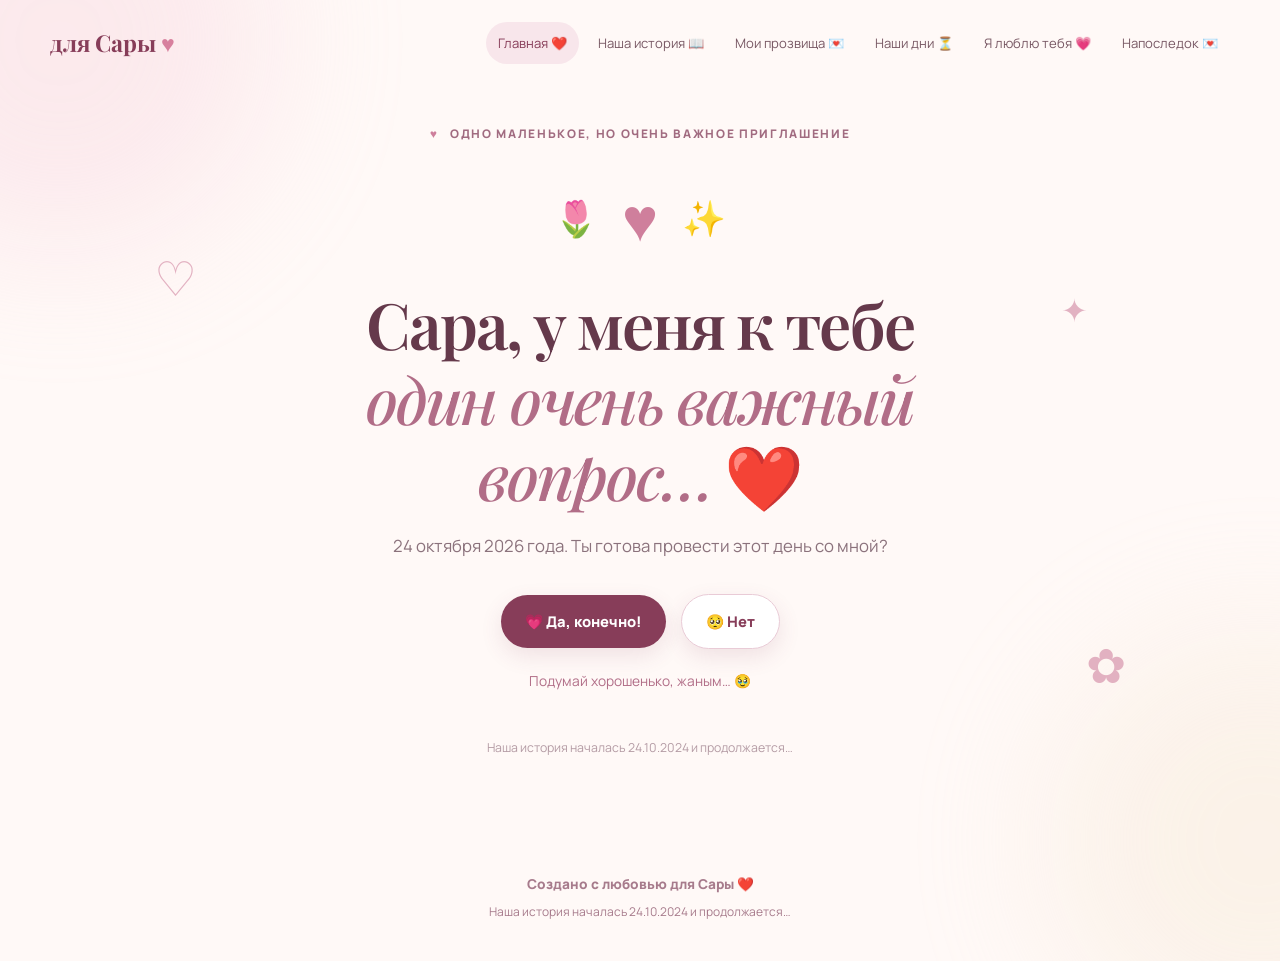
<file: index.html>
<!doctype html>
<html lang="ru">
<head>
  <meta charset="utf-8">
  <meta name="viewport" content="width=device-width, initial-scale=1">
  <meta name="theme-color" content="#fff9f7">
  <meta name="description" content="Маленький мир, созданный с любовью для Сары.">
  <title>Сара, пойдём на свидание? ❤️</title>
  <link rel="preconnect" href="https://fonts.googleapis.com">
  <link rel="preconnect" href="https://fonts.gstatic.com" crossorigin>
  <link href="https://fonts.googleapis.com/css2?family=Manrope:wght@400;500;600;700;800&family=Playfair+Display:wght@500;600;700&display=swap" rel="stylesheet">
  <link rel="stylesheet" href="css/style.css">
  <script src="js/animations.js" defer></script>
  <script src="js/main.js" defer></script>
</head>
<body>
  <div class="page-glow glow-one"></div><div class="page-glow glow-two"></div>
  <header class="site-header">
    <a class="brand" href="index.html" aria-label="На главную">для Сары <span>♥</span></a>
    <button class="menu-toggle" aria-expanded="false" aria-controls="site-nav" aria-label="Открыть меню">☰</button>
    <nav id="site-nav" class="site-nav">
      <a class="active" href="index.html">Главная ❤️</a><a href="story.html">Наша история 📖</a><a href="nicknames.html">Мои прозвища 💌</a><a href="memories.html">Наши дни ⏳</a><a href="love.html">Я люблю тебя 💗</a><a href="final.html">Напоследок 💌</a>
    </nav>
  </header>
  <main class="hero invite-page">
    <div class="floating-decor decor-heart">♡</div><div class="floating-decor decor-star">✦</div><div class="floating-decor decor-flower">✿</div>
    <div class="hero-content reveal">
      <div class="eyebrow"><span class="tiny-heart">♥</span> одно маленькое, но очень важное приглашение</div>
      <div class="hero-art" aria-hidden="true"><span>🌷</span><span class="art-heart">♥</span><span>✨</span></div>
      <h1>Сара, у меня к тебе<br><em>один очень важный вопрос…</em> ❤️</h1>
      <p class="hero-subtitle">24 октября 2026 года. Ты готова провести этот день со мной?</p>
      <div class="answer-area">
        <button id="yes-button" class="btn btn-primary">💗 Да, конечно!</button>
        <button id="no-button" class="btn btn-ghost">🥺 Нет</button>
      </div>
      <p id="playful-message" class="playful-message" aria-live="polite">Подумай хорошенько, жаным… 🥹</p>
      <div id="yes-response" class="yes-response" hidden aria-live="polite">
        <div class="success-icon">💖</div>
        <h2>Я знал, что ты согласишься, жаным!</h2>
        <p>24.10.2026 — ещё один особенный день в нашей истории.</p>
        <p>Я хочу провести его рядом с тобой, обнимать тебя, смотреть в твои глаза и снова убеждаться, что мне невероятно повезло встретить именно тебя.</p>
        <p>Это наше маленькое свидание, но с огромной любовью. 💋</p>
        <a class="btn btn-primary" href="story.html">Открыть нашу историю <span aria-hidden="true">→</span></a>
      </div>
      <p class="hero-footnote">Наша история началась 24.10.2024 и продолжается…</p>
    </div>
  </main>
  <footer class="site-footer"><p>Создано с любовью для Сары ❤️</p><small>Наша история началась 24.10.2024 и продолжается…</small></footer>
</body>
</html>
</file>
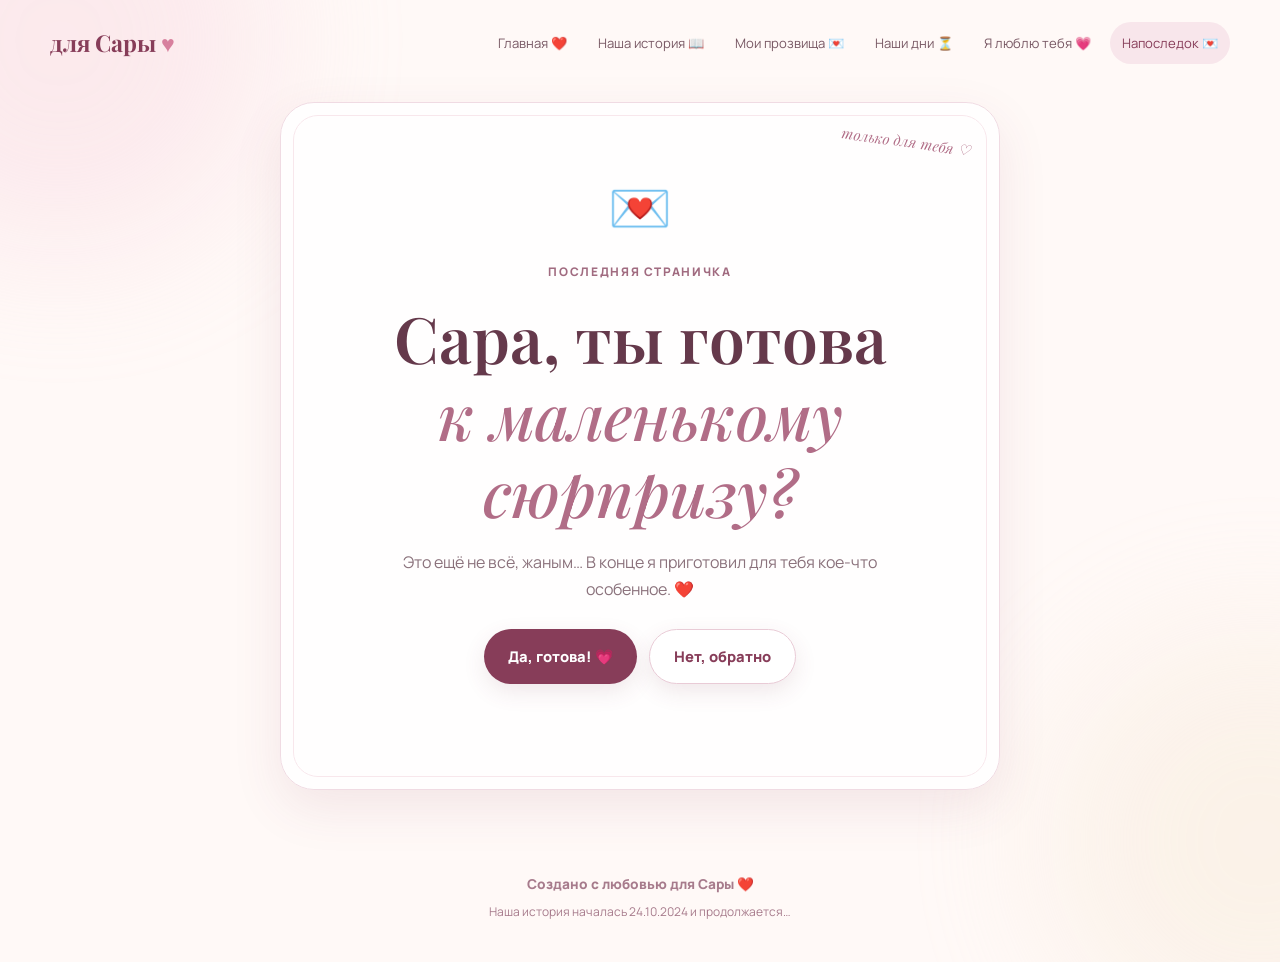
<file: final.html>
<!doctype html>
<html lang="ru"><head><meta charset="utf-8"><meta name="viewport" content="width=device-width, initial-scale=1"><meta name="theme-color" content="#fff9f7"><title>Напоследок… ❤️</title><link rel="preconnect" href="https://fonts.googleapis.com"><link rel="preconnect" href="https://fonts.gstatic.com" crossorigin><link href="https://fonts.googleapis.com/css2?family=Manrope:wght@400;500;600;700;800&family=Playfair+Display:wght@500;600;700&display=swap" rel="stylesheet"><link rel="stylesheet" href="css/style.css"><script src="js/animations.js" defer></script><script src="js/main.js" defer></script><script src="js/final.js" defer></script></head>
<body class="final-page"><div class="page-glow glow-one"></div><div class="page-glow glow-two"></div>
<header class="site-header"><a class="brand" href="index.html" aria-label="На главную">для Сары <span>♥</span></a><button class="menu-toggle" aria-expanded="false" aria-controls="site-nav" aria-label="Открыть меню">☰</button><nav id="site-nav" class="site-nav"><a href="index.html">Главная ❤️</a><a href="story.html">Наша история 📖</a><a href="nicknames.html">Мои прозвища 💌</a><a href="memories.html">Наши дни ⏳</a><a href="love.html">Я люблю тебя 💗</a><a class="active" href="final.html">Напоследок 💌</a></nav></header>
<main class="final-main"><section id="final-intro" class="final-card reveal"><div class="final-stamp">только для тебя ♡</div><div class="final-icon">💌</div><p class="eyebrow">последняя страничка</p><h1>Сара, ты готова<br><em>к маленькому сюрпризу?</em></h1><p class="final-copy">Это ещё не всё, жаным… В конце я приготовил для тебя кое-что особенное. ❤️</p><div class="final-actions"><button id="final-yes" class="btn btn-primary">Да, готова! 💗</button><button id="final-no" class="btn btn-ghost">Нет, обратно</button></div><p id="final-hint" class="final-hint" aria-live="polite"></p></section>
<section id="final-surprise" class="final-surprise" hidden><div id="photo-fireworks" class="photo-fireworks" aria-hidden="true"></div><div class="surprise-center"><div class="surprise-kicker">для моей Сары</div><div class="surprise-heart">♥</div><h2>Жаным, если ты здесь —<br><em>значит, сюрприз найден!</em></h2><p>А теперь у меня последний вопрос… 💞</p><a class="btn btn-primary btn-large tiktok-button" href="https://vt.tiktok.com/ZSgmXMyLE/" target="_blank" rel="noopener noreferrer">Нажми, если любишь меня 💗 <span aria-hidden="true">→</span></a><small>Откроется маленький сюрприз в TikTok ❤️</small></div></section></main>
<footer class="site-footer"><p>Создано с любовью для Сары ❤️</p><small>Наша история началась 24.10.2024 и продолжается…</small></footer></body></html>
</file>
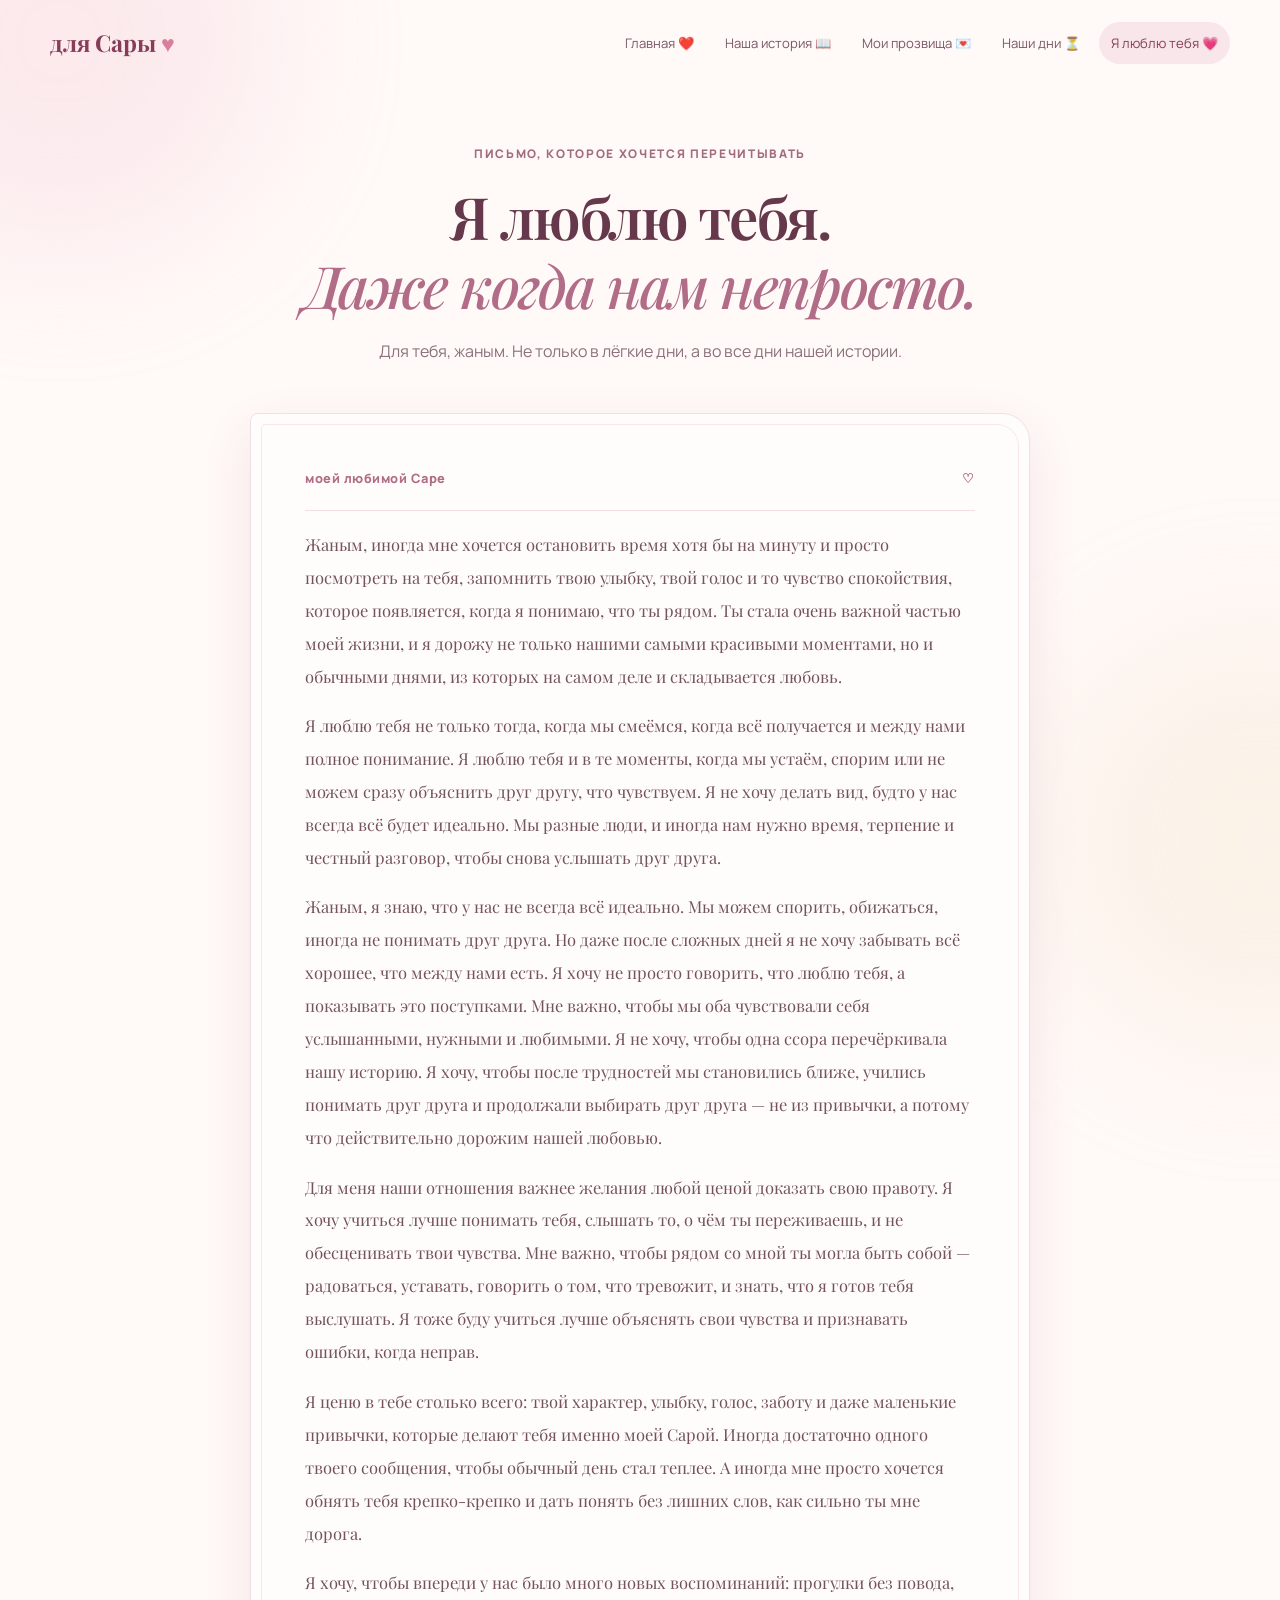
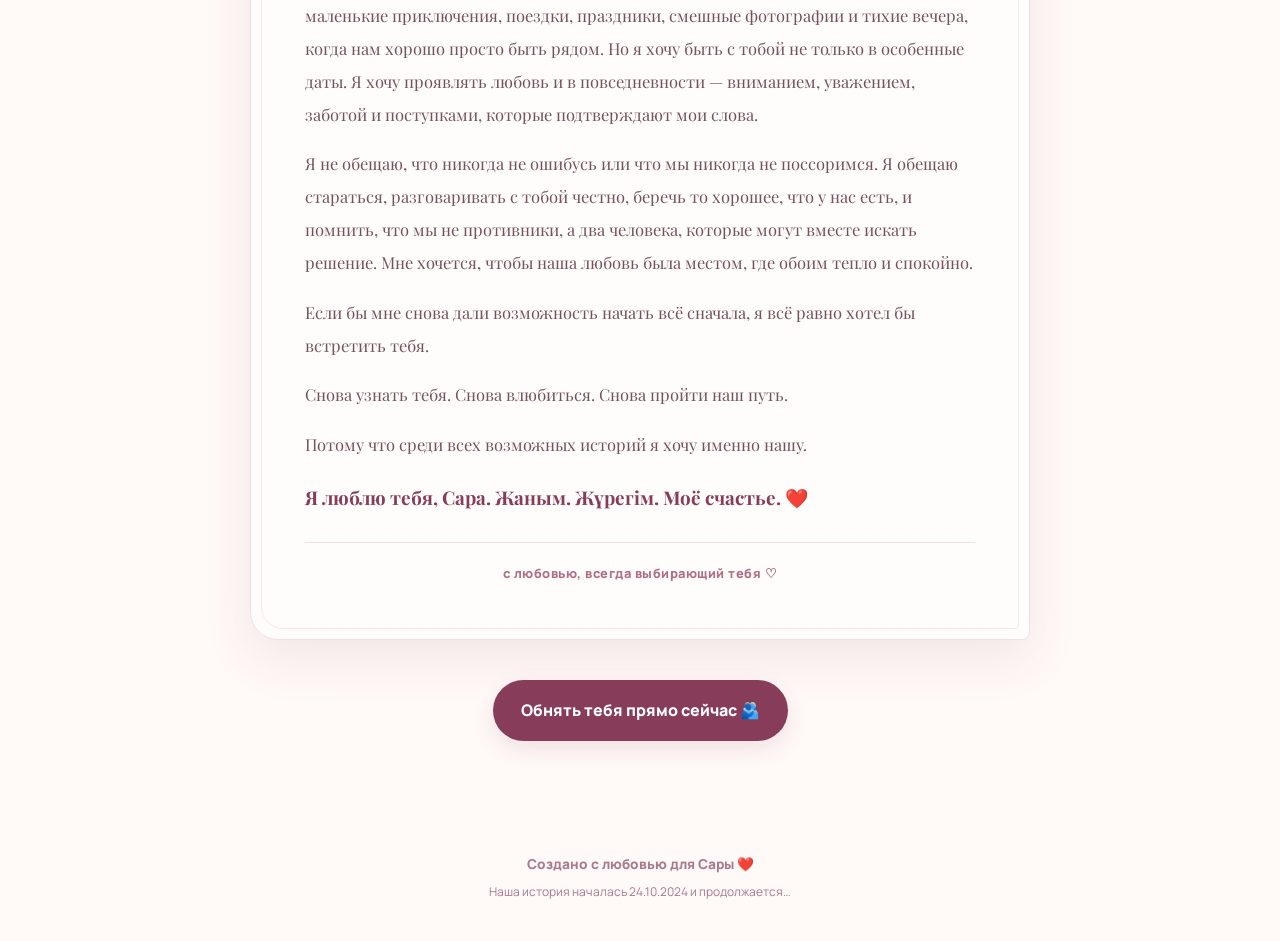
<file: love.html>
<!doctype html>
<html lang="ru">
<head>
  <meta charset="utf-8"><meta name="viewport" content="width=device-width, initial-scale=1">
  <meta name="theme-color" content="#fff9f7"><title>Я выбираю тебя 💗</title>
  <link rel="preconnect" href="https://fonts.googleapis.com"><link rel="preconnect" href="https://fonts.gstatic.com" crossorigin>
  <link href="https://fonts.googleapis.com/css2?family=Manrope:wght@400;500;600;700;800&family=Playfair+Display:wght@500;600;700&display=swap" rel="stylesheet">
  <link rel="stylesheet" href="css/style.css">
  <script src="js/animations.js" defer></script><script src="js/main.js" defer></script>
</head>
<body><div class="page-glow glow-one"></div><div class="page-glow glow-two"></div>
<header class="site-header">
    <a class="brand" href="index.html" aria-label="На главную">для Сары <span>♥</span></a>
    <button class="menu-toggle" aria-expanded="false" aria-controls="site-nav" aria-label="Открыть меню">☰</button>
    <nav id="site-nav" class="site-nav">
      <a href="index.html">Главная ❤️</a><a href="story.html">Наша история 📖</a><a href="nicknames.html">Мои прозвища 💌</a><a href="memories.html">Наши дни ⏳</a><a class="active" href="love.html">Я люблю тебя 💗</a>
    </nav>
  </header>
<main class="content-page">
<section class="page-heading reveal"><div class="eyebrow">письмо, которое хочется перечитывать</div><h1>Я люблю тебя.<br><em>Даже когда нам непросто.</em></h1><p>Для тебя, жаным. Не только в лёгкие дни, а во все дни нашей истории.</p></section>
<article class="letter reveal">
  <div class="letter-top"><span>моей любимой Саре</span><span>♡</span></div>
  <p>Жаным, иногда мне хочется остановить время хотя бы на минуту и просто посмотреть на тебя, запомнить твою улыбку, твой голос и то чувство спокойствия, которое появляется, когда я понимаю, что ты рядом. Ты стала очень важной частью моей жизни, и я дорожу не только нашими самыми красивыми моментами, но и обычными днями, из которых на самом деле и складывается любовь.</p>
  <p>Я люблю тебя не только тогда, когда мы смеёмся, когда всё получается и между нами полное понимание. Я люблю тебя и в те моменты, когда мы устаём, спорим или не можем сразу объяснить друг другу, что чувствуем. Я не хочу делать вид, будто у нас всегда всё будет идеально. Мы разные люди, и иногда нам нужно время, терпение и честный разговор, чтобы снова услышать друг друга.</p>
  <p>Жаным, я знаю, что у нас не всегда всё идеально. Мы можем спорить, обижаться, иногда не понимать друг друга. Но даже после сложных дней я не хочу забывать всё хорошее, что между нами есть. Я хочу не просто говорить, что люблю тебя, а показывать это поступками. Мне важно, чтобы мы оба чувствовали себя услышанными, нужными и любимыми. Я не хочу, чтобы одна ссора перечёркивала нашу историю. Я хочу, чтобы после трудностей мы становились ближе, учились понимать друг друга и продолжали выбирать друг друга — не из привычки, а потому что действительно дорожим нашей любовью.</p>
  <p>Для меня наши отношения важнее желания любой ценой доказать свою правоту. Я хочу учиться лучше понимать тебя, слышать то, о чём ты переживаешь, и не обесценивать твои чувства. Мне важно, чтобы рядом со мной ты могла быть собой — радоваться, уставать, говорить о том, что тревожит, и знать, что я готов тебя выслушать. Я тоже буду учиться лучше объяснять свои чувства и признавать ошибки, когда неправ.</p>
  <p>Я ценю в тебе столько всего: твой характер, улыбку, голос, заботу и даже маленькие привычки, которые делают тебя именно моей Сарой. Иногда достаточно одного твоего сообщения, чтобы обычный день стал теплее. А иногда мне просто хочется обнять тебя крепко-крепко и дать понять без лишних слов, как сильно ты мне дорога.</p>
  <p>Я хочу, чтобы впереди у нас было много новых воспоминаний: прогулки без повода, маленькие приключения, поездки, праздники, смешные фотографии и тихие вечера, когда нам хорошо просто быть рядом. Но я хочу быть с тобой не только в особенные даты. Я хочу проявлять любовь и в повседневности — вниманием, уважением, заботой и поступками, которые подтверждают мои слова.</p>
  <p>Я не обещаю, что никогда не ошибусь или что мы никогда не поссоримся. Я обещаю стараться, разговаривать с тобой честно, беречь то хорошее, что у нас есть, и помнить, что мы не противники, а два человека, которые могут вместе искать решение. Мне хочется, чтобы наша любовь была местом, где обоим тепло и спокойно.</p>
  <p>Если бы мне снова дали возможность начать всё сначала, я всё равно хотел бы встретить тебя.</p>
  <p>Снова узнать тебя. Снова влюбиться. Снова пройти наш путь.</p>
  <p>Потому что среди всех возможных историй я хочу именно нашу.</p>
  <p class="letter-ending">Я люблю тебя, Сара. Жаным. Жүрегім. Моё счастье. ❤️</p>
  <div class="letter-bottom">с любовью, всегда выбирающий тебя ♡</div>
</article>
<div class="hug-area reveal"><button id="hug-button" class="btn btn-primary btn-large">Обнять тебя прямо сейчас 🫂</button><p id="hug-message" class="hug-message" hidden>Представь, что я сейчас рядом, обнимаю тебя крепко-крепко и целую в лоб. 💗</p></div>
</main>
<footer class="site-footer"><p>Создано с любовью для Сары ❤️</p><small>Наша история началась 24.10.2024 и продолжается…</small></footer>
</body></html>
</file>
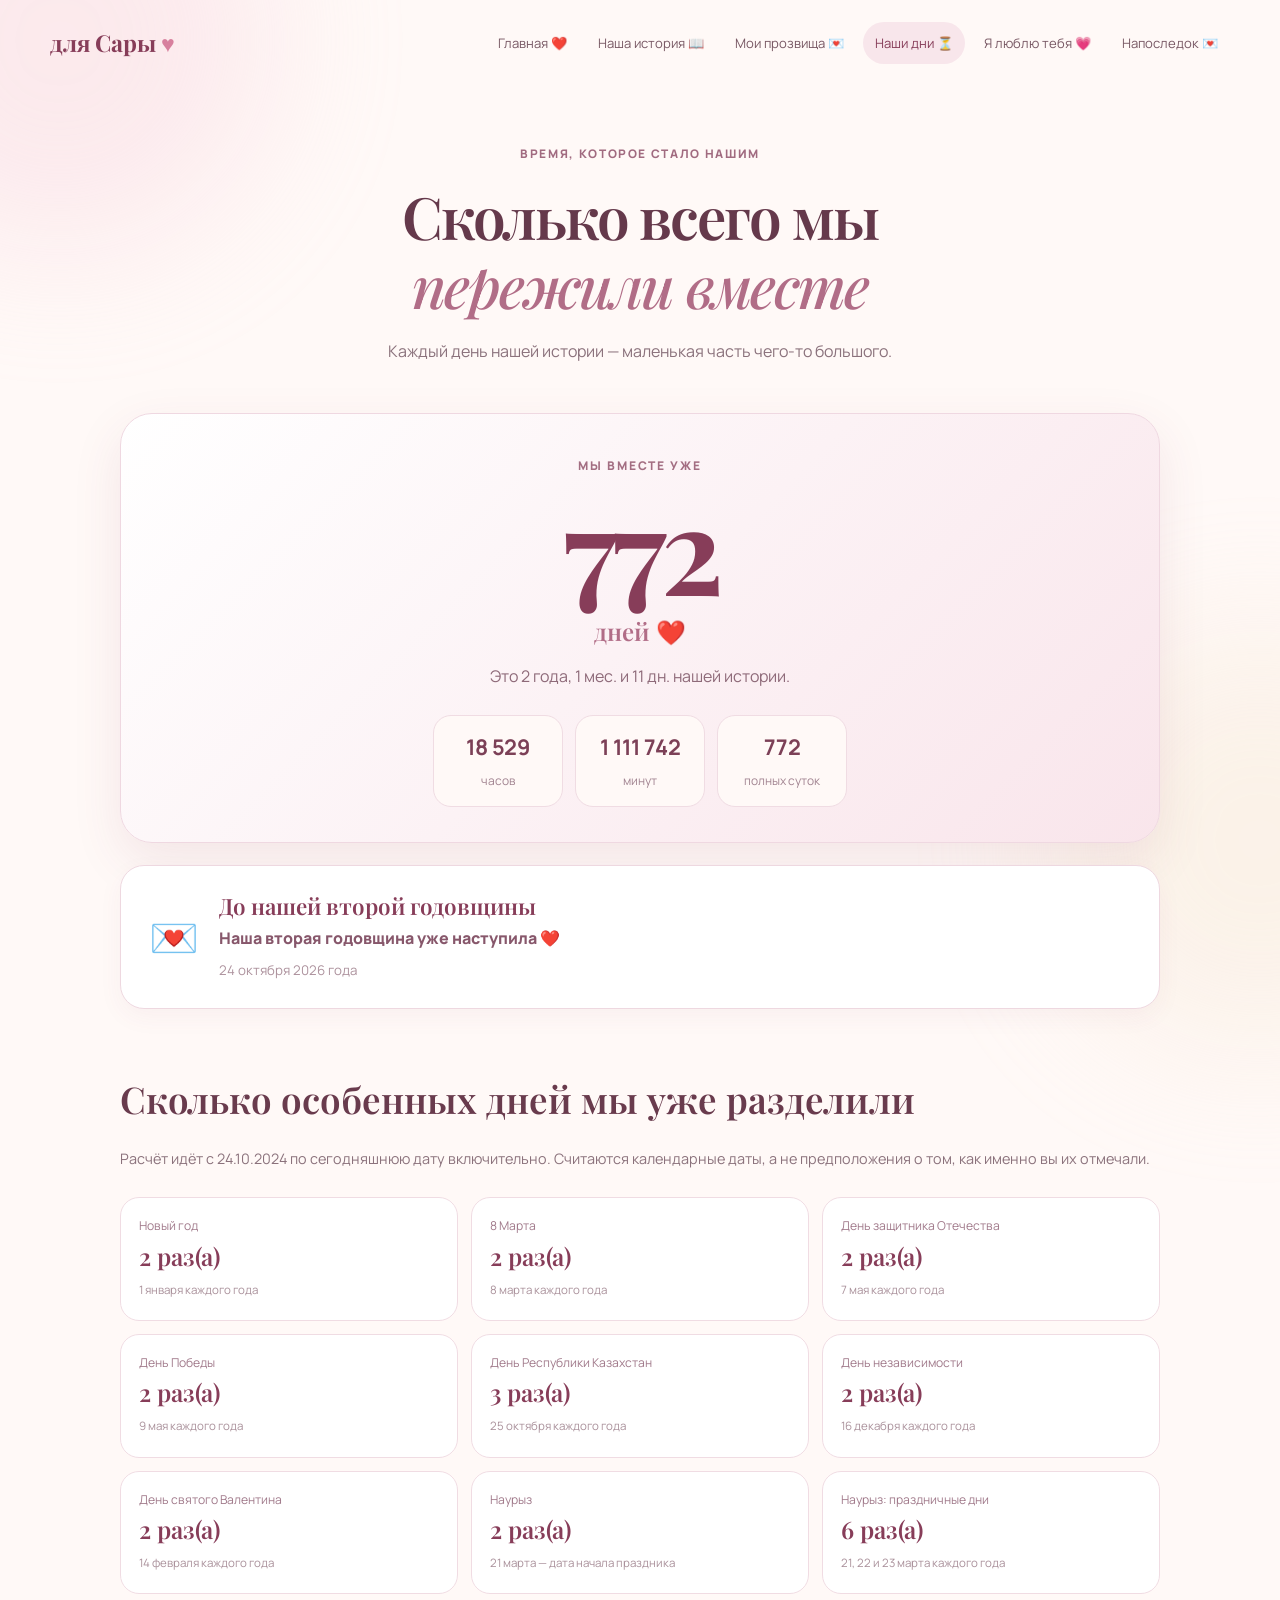
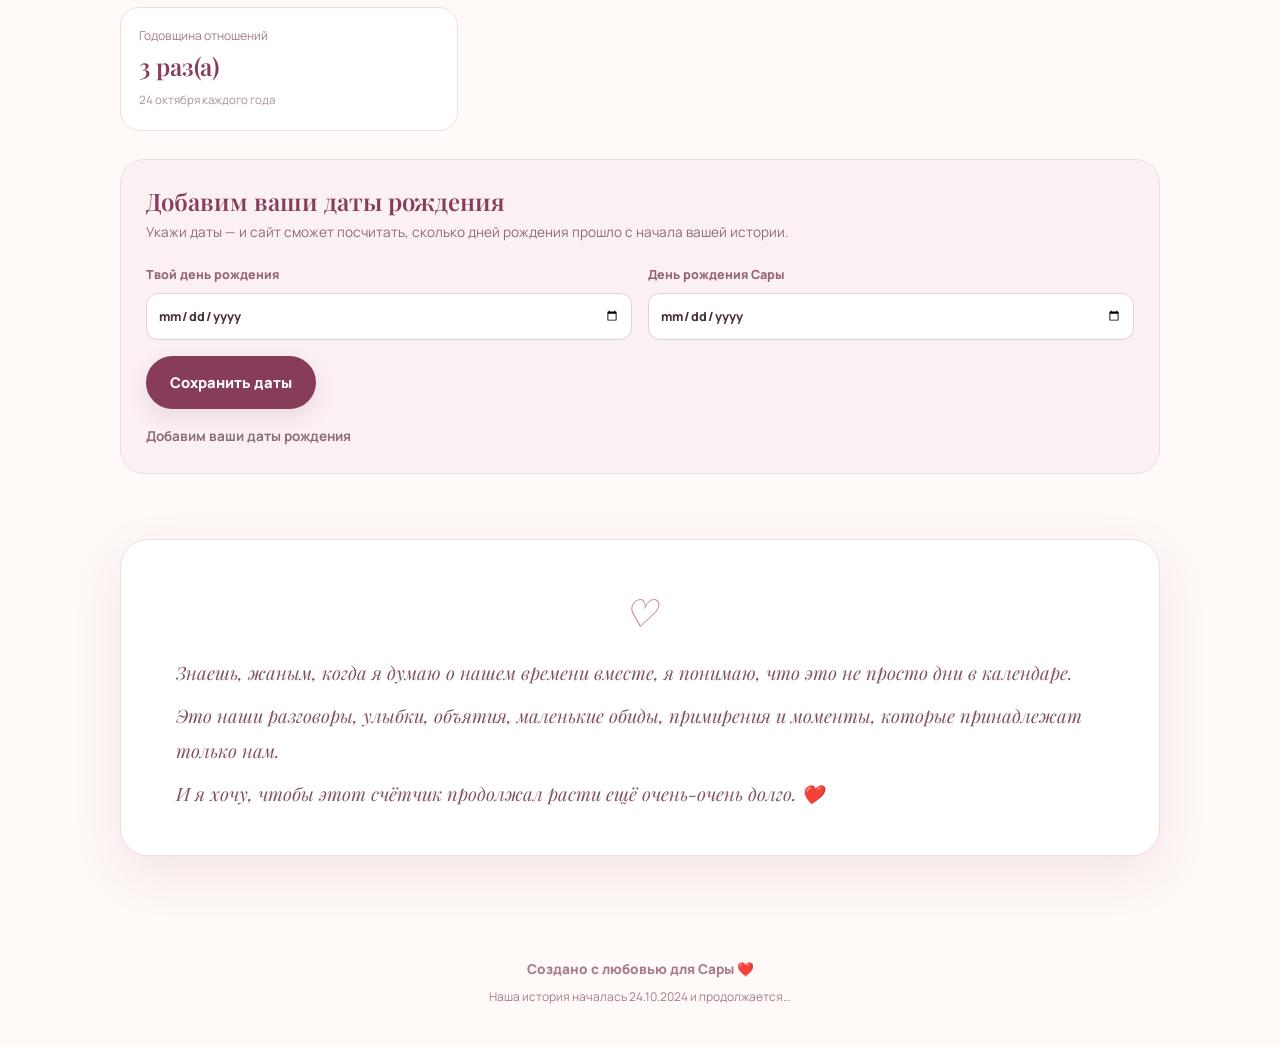
<file: memories.html>
<!doctype html>
<html lang="ru">
<head>
  <meta charset="utf-8"><meta name="viewport" content="width=device-width, initial-scale=1">
  <meta name="theme-color" content="#fff9f7"><title>Сколько всего мы пережили вместе ⏳</title>
  <link rel="preconnect" href="https://fonts.googleapis.com"><link rel="preconnect" href="https://fonts.gstatic.com" crossorigin>
  <link href="https://fonts.googleapis.com/css2?family=Manrope:wght@400;500;600;700;800&family=Playfair+Display:wght@500;600;700&display=swap" rel="stylesheet">
  <link rel="stylesheet" href="css/style.css">
  <script src="js/animations.js" defer></script><script src="js/main.js" defer></script><script src="js/counter.js" defer></script>
</head>
<body><div class="page-glow glow-one"></div><div class="page-glow glow-two"></div>
<header class="site-header">
    <a class="brand" href="index.html" aria-label="На главную">для Сары <span>♥</span></a>
    <button class="menu-toggle" aria-expanded="false" aria-controls="site-nav" aria-label="Открыть меню">☰</button>
    <nav id="site-nav" class="site-nav">
      <a href="index.html">Главная ❤️</a><a href="story.html">Наша история 📖</a><a href="nicknames.html">Мои прозвища 💌</a><a class="active" href="memories.html">Наши дни ⏳</a><a href="love.html">Я люблю тебя 💗</a><a href="final.html">Напоследок 💌</a>
    </nav>
  </header>
<main class="content-page">
<section class="page-heading reveal"><div class="eyebrow">время, которое стало нашим</div><h1>Сколько всего мы<br><em>пережили вместе</em></h1><p>Каждый день нашей истории — маленькая часть чего-то большого.</p></section>
<section class="counter-hero reveal"><span class="counter-label">Мы вместе уже</span><div id="days-together" class="big-counter">—</div><span class="counter-unit">дней ❤️</span><p id="duration-text" class="duration-text">Считаю наши дни…</p><div class="counter-stats"><div><strong id="hours-together">—</strong><span>часов</span></div><div><strong id="minutes-together">—</strong><span>минут</span></div><div><strong id="full-days">—</strong><span>полных суток</span></div></div></section>
<section class="anniversary-card reveal"><div class="anniversary-icon">💌</div><div><h2>До нашей второй годовщины</h2><p id="anniversary-countdown">Считаю…</p><small>24 октября 2026 года</small></div></section>
<section class="holiday-section"><h2 class="section-title reveal">Сколько особенных дней мы уже разделили</h2><p class="muted reveal">Расчёт идёт с 24.10.2024 по сегодняшнюю дату включительно. Считаются календарные даты, а не предположения о том, как именно вы их отмечали.</p><div id="holiday-grid" class="holiday-grid"></div>
<div class="birthday-card reveal"><div><h3>Добавим ваши даты рождения</h3><p>Укажи даты — и сайт сможет посчитать, сколько дней рождения прошло с начала вашей истории.</p></div><label>Твой день рождения<input id="my-birthday" type="date"></label><label>День рождения Сары<input id="sara-birthday" type="date"></label><button id="save-birthdays" class="btn btn-primary">Сохранить даты</button><p id="birthday-result" class="birthday-result" aria-live="polite">Добавим ваши даты рождения</p></div>
</section>
<section class="love-note reveal"><span class="note-heart">♡</span><p>Знаешь, жаным, когда я думаю о нашем времени вместе, я понимаю, что это не просто дни в календаре.</p><p>Это наши разговоры, улыбки, объятия, маленькие обиды, примирения и моменты, которые принадлежат только нам.</p><p>И я хочу, чтобы этот счётчик продолжал расти ещё очень-очень долго. ❤️</p></section>
</main>
<footer class="site-footer"><p>Создано с любовью для Сары ❤️</p><small>Наша история началась 24.10.2024 и продолжается…</small></footer>
</body></html>
</file>
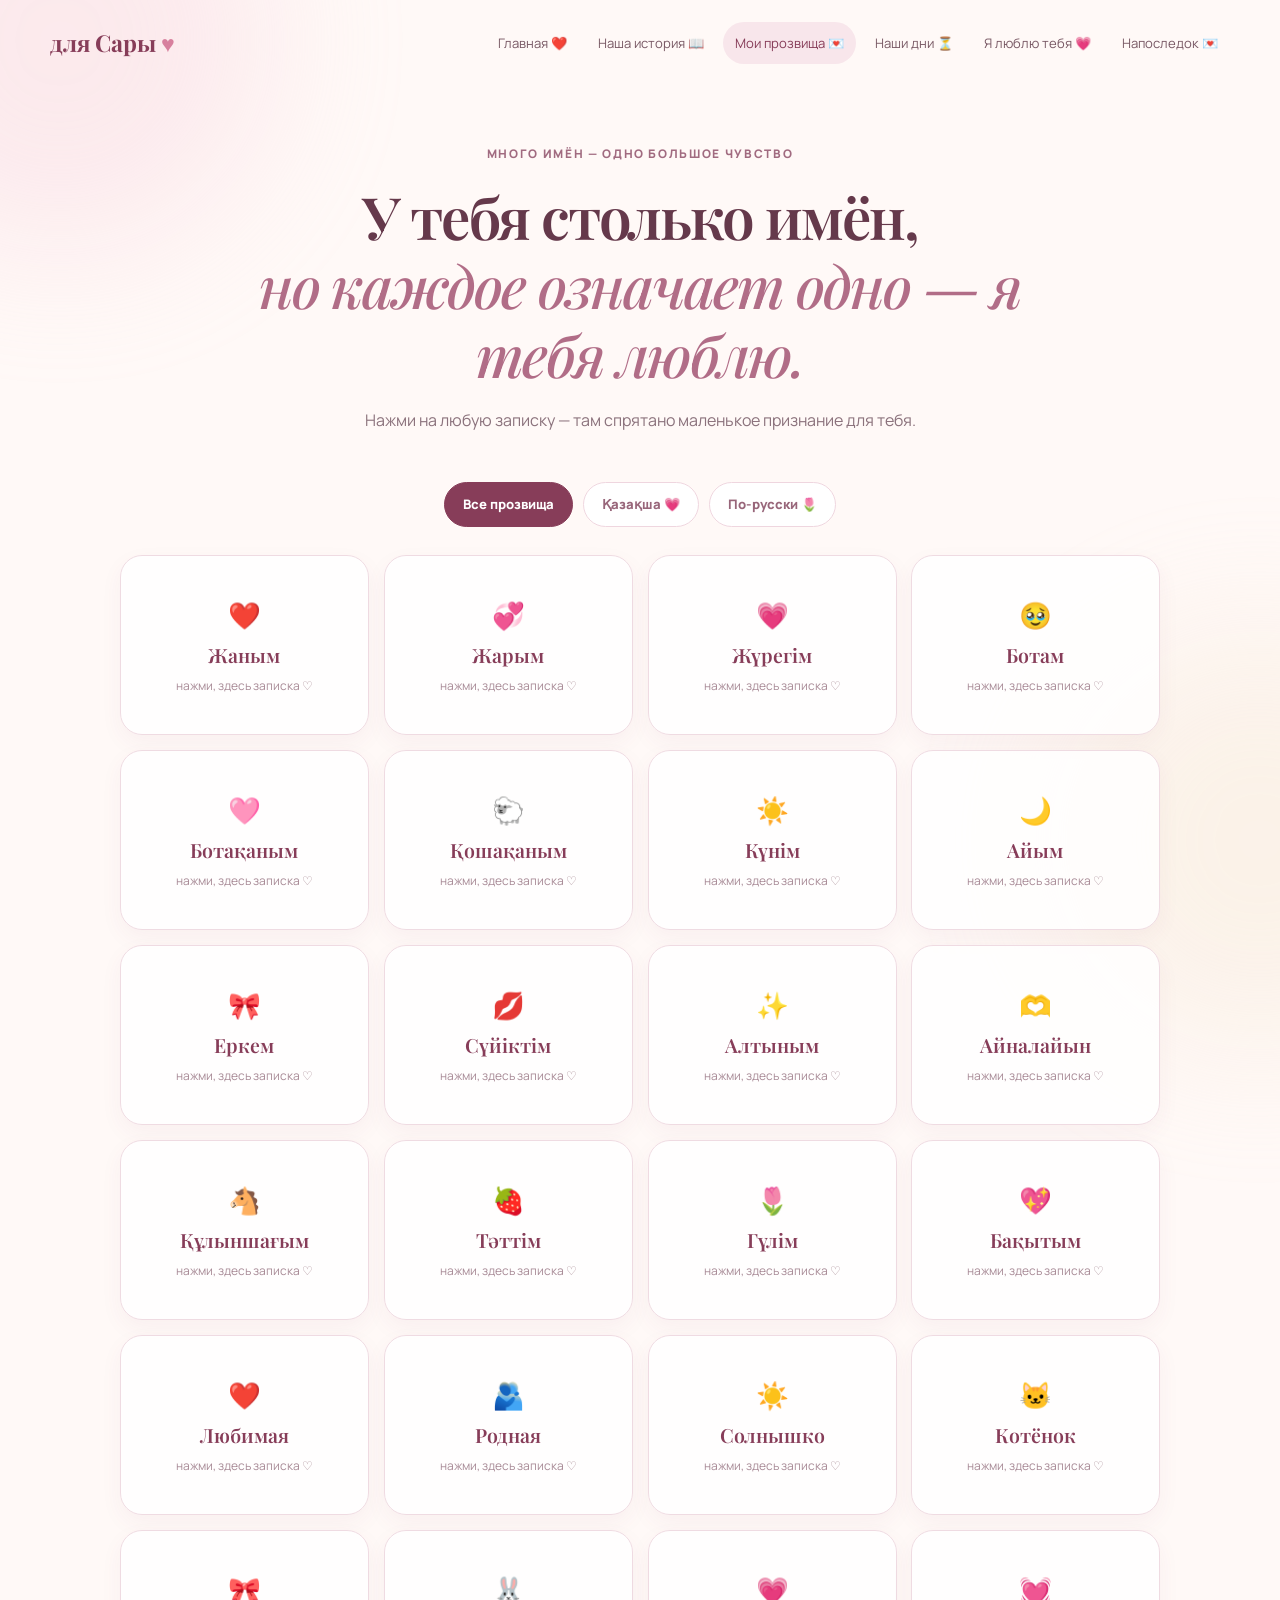
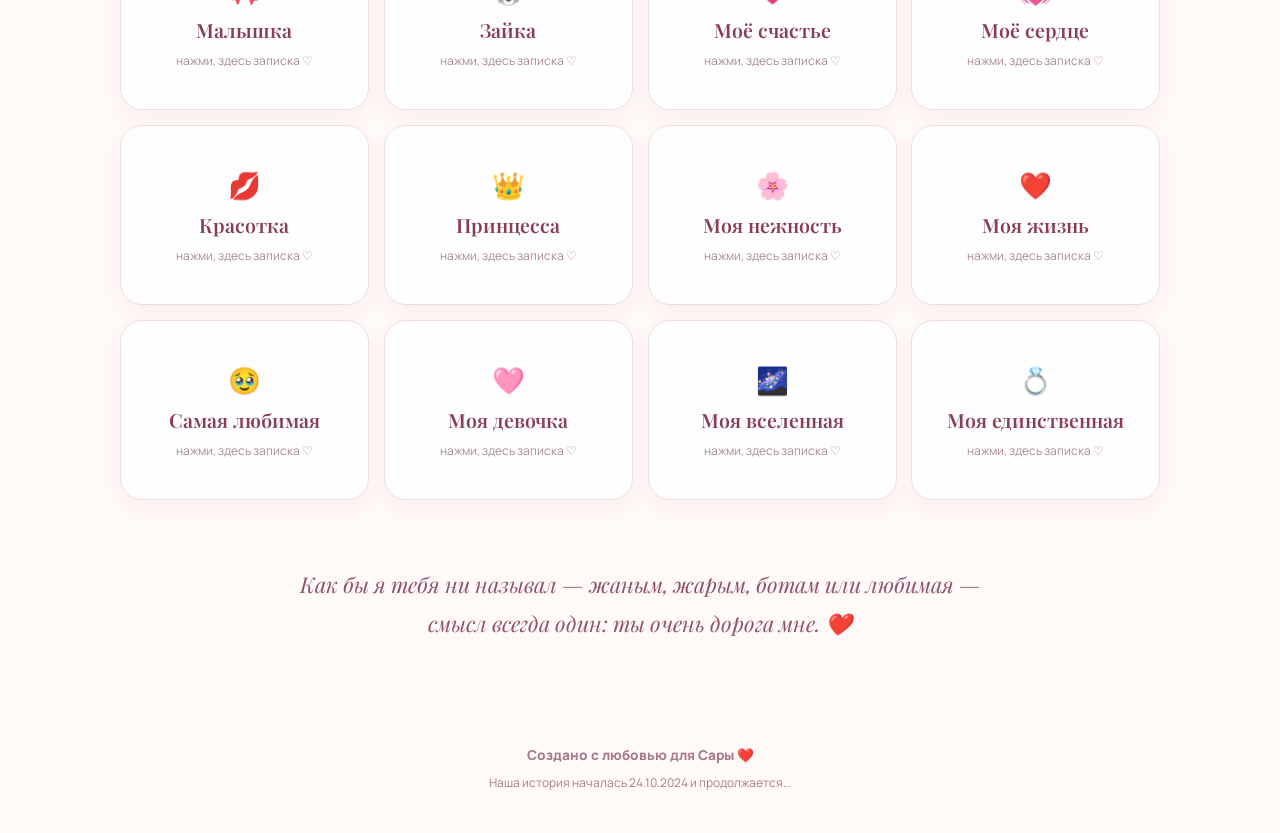
<file: nicknames.html>
<!doctype html>
<html lang="ru">
<head>
  <meta charset="utf-8"><meta name="viewport" content="width=device-width, initial-scale=1">
  <meta name="theme-color" content="#fff9f7"><title>Мои любимые прозвища 💌</title>
  <link rel="preconnect" href="https://fonts.googleapis.com"><link rel="preconnect" href="https://fonts.gstatic.com" crossorigin>
  <link href="https://fonts.googleapis.com/css2?family=Manrope:wght@400;500;600;700;800&family=Playfair+Display:wght@500;600;700&display=swap" rel="stylesheet">
  <link rel="stylesheet" href="css/style.css">
  <script src="js/animations.js" defer></script><script src="js/main.js" defer></script><script src="js/nicknames.js" defer></script>
</head>
<body><div class="page-glow glow-one"></div><div class="page-glow glow-two"></div>
<header class="site-header">
    <a class="brand" href="index.html" aria-label="На главную">для Сары <span>♥</span></a>
    <button class="menu-toggle" aria-expanded="false" aria-controls="site-nav" aria-label="Открыть меню">☰</button>
    <nav id="site-nav" class="site-nav">
      <a href="index.html">Главная ❤️</a><a href="story.html">Наша история 📖</a><a class="active" href="nicknames.html">Мои прозвища 💌</a><a href="memories.html">Наши дни ⏳</a><a href="love.html">Я люблю тебя 💗</a><a href="final.html">Напоследок 💌</a>
    </nav>
  </header>
<main class="content-page">
<section class="page-heading reveal"><div class="eyebrow">много имён — одно большое чувство</div><h1>У тебя столько имён,<br><em>но каждое означает одно — я тебя люблю.</em></h1><p>Нажми на любую записку — там спрятано маленькое признание для тебя.</p></section>
<div class="nickname-filter reveal"><button class="filter-btn active" data-filter="all">Все прозвища</button><button class="filter-btn" data-filter="kz">Қазақша 💗</button><button class="filter-btn" data-filter="ru">По-русски 🌷</button></div>
<section id="nickname-grid" class="nickname-grid">
</section>
<div id="nickname-note" class="note-modal" hidden role="dialog" aria-modal="true" aria-labelledby="note-title"><div class="note-paper"><button class="modal-close" aria-label="Закрыть">×</button><span class="note-heart">♡</span><h2 id="note-title"></h2><p id="note-text"></p><div class="note-signature">Твой ❤️</div></div></div>
<p class="closing-quote reveal">Как бы я тебя ни называл — жаным, жарым, ботам или любимая — смысл всегда один: ты очень дорога мне. ❤️</p>
</main>
<footer class="site-footer"><p>Создано с любовью для Сары ❤️</p><small>Наша история началась 24.10.2024 и продолжается…</small></footer>
</body></html>
</file>
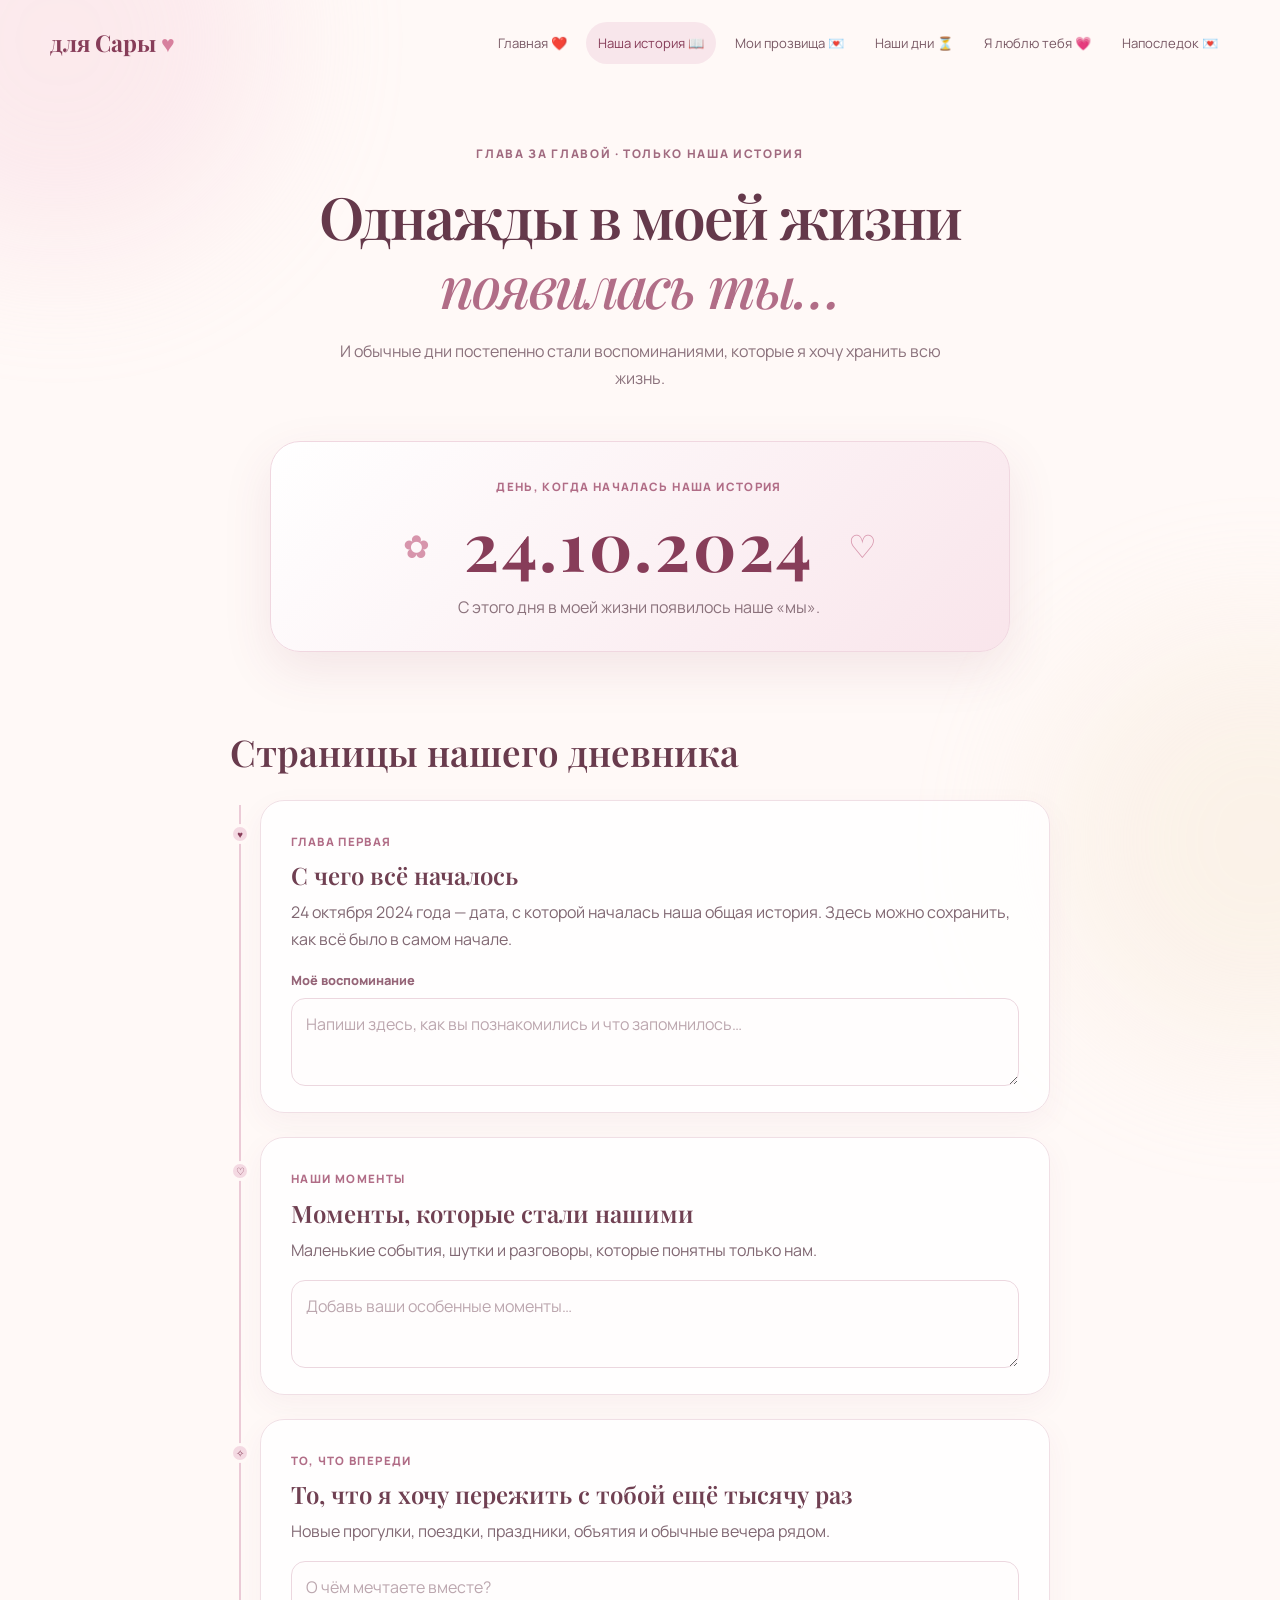
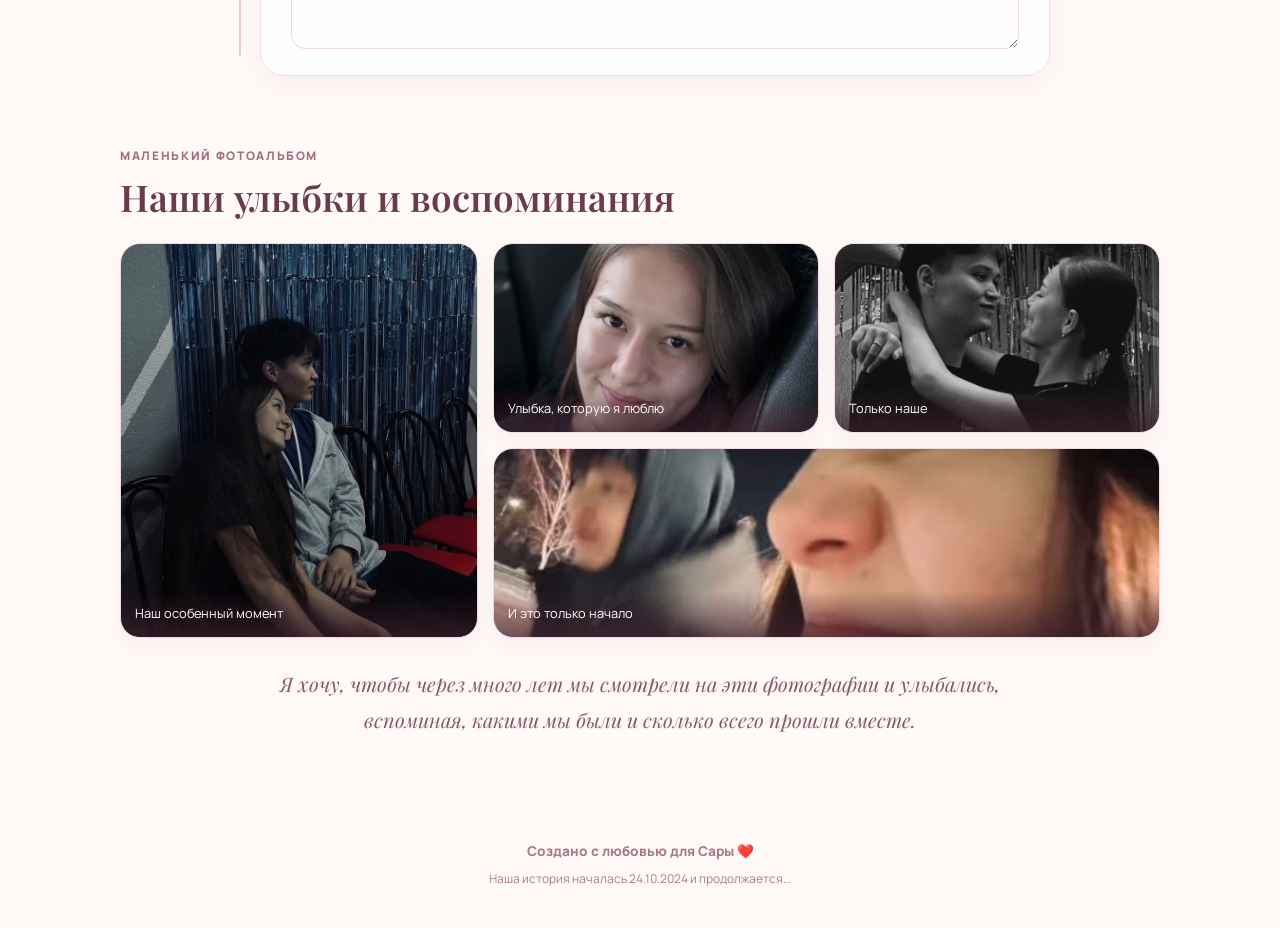
<file: story.html>
<!doctype html>
<html lang="ru">
<head>
  <meta charset="utf-8"><meta name="viewport" content="width=device-width, initial-scale=1">
  <meta name="theme-color" content="#fff9f7"><title>Наша история ❤️</title>
  <link rel="preconnect" href="https://fonts.googleapis.com"><link rel="preconnect" href="https://fonts.gstatic.com" crossorigin>
  <link href="https://fonts.googleapis.com/css2?family=Manrope:wght@400;500;600;700;800&family=Playfair+Display:wght@500;600;700&display=swap" rel="stylesheet">
  <link rel="stylesheet" href="css/style.css">
  <script src="js/animations.js" defer></script><script src="js/main.js" defer></script><script src="js/gallery.js" defer></script>
</head>
<body><div class="page-glow glow-one"></div><div class="page-glow glow-two"></div>
<header class="site-header">
    <a class="brand" href="index.html" aria-label="На главную">для Сары <span>♥</span></a>
    <button class="menu-toggle" aria-expanded="false" aria-controls="site-nav" aria-label="Открыть меню">☰</button>
    <nav id="site-nav" class="site-nav">
      <a href="index.html">Главная ❤️</a><a class="active" href="story.html">Наша история 📖</a><a href="nicknames.html">Мои прозвища 💌</a><a href="memories.html">Наши дни ⏳</a><a href="love.html">Я люблю тебя 💗</a><a href="final.html">Напоследок 💌</a>
    </nav>
  </header>
<main class="content-page">
<section class="page-heading reveal"><div class="eyebrow">глава за главой · только наша история</div><h1>Однажды в моей жизни<br><em>появилась ты…</em></h1><p>И обычные дни постепенно стали воспоминаниями, которые я хочу хранить всю жизнь.</p></section>
<section class="date-banner reveal"><span class="date-flower">✿</span><div><span class="small-label">День, когда началась наша история</span><strong>24.10.2024</strong><p>С этого дня в моей жизни появилось наше «мы».</p></div><span class="date-flower">♡</span></section>
<section class="timeline-section"><h2 class="section-title reveal">Страницы нашего дневника</h2><div class="timeline">
  <article class="timeline-item reveal"><span class="timeline-dot">♥</span><div class="paper-card"><span class="small-label">Глава первая</span><h3>С чего всё началось</h3><p>24 октября 2024 года — дата, с которой началась наша общая история. Здесь можно сохранить, как всё было в самом начале.</p><label class="field-label" for="memory-start">Моё воспоминание</label><textarea id="memory-start" data-save="memory-start" placeholder="Напиши здесь, как вы познакомились и что запомнилось…"></textarea></div></article>
  <article class="timeline-item reveal"><span class="timeline-dot">♡</span><div class="paper-card"><span class="small-label">Наши моменты</span><h3>Моменты, которые стали нашими</h3><p>Маленькие события, шутки и разговоры, которые понятны только нам.</p><textarea data-save="memory-moments" placeholder="Добавь ваши особенные моменты…"></textarea></div></article>
  <article class="timeline-item reveal"><span class="timeline-dot">✧</span><div class="paper-card"><span class="small-label">То, что впереди</span><h3>То, что я хочу пережить с тобой ещё тысячу раз</h3><p>Новые прогулки, поездки, праздники, объятия и обычные вечера рядом.</p><textarea data-save="memory-future" placeholder="О чём мечтаете вместе?"></textarea></div></article>
</div></section>
<section class="gallery-section reveal"><div class="section-heading-row"><div><div class="eyebrow">маленький фотоальбом</div><h2 class="section-title">Наши улыбки и воспоминания</h2></div><p class="muted"></p></div>
<div class="photo-grid">
  <button class="photo-card photo-tall" data-photo="assets/images/photo-1.jpeg" data-caption="Наш особенный момент"><span class="photo-placeholder">♡<small>photo-1.jpg</small></span><span class="photo-caption">Наш особенный момент</span></button>
  <button class="photo-card" data-photo="assets/images/photo-3.jpeg" data-caption="Улыбка, которую я люблю"><span class="photo-placeholder">✿<small>photo-2.jpg</small></span><span class="photo-caption">Улыбка, которую я люблю</span></button>
  <button class="photo-card" data-photo="assets/images/photo-2.jpeg" data-caption="Только наше"><span class="photo-placeholder">✨<small>photo-3.jpg</small></span><span class="photo-caption">Только наше</span></button>
  <button class="photo-card photo-wide" data-photo="assets/images/photo-4.jpeg" data-caption="И это только начало"><span class="photo-placeholder">♥<small>photo-4.jpg</small></span><span class="photo-caption">И это только начало</span></button>
</div><p class="gallery-note">Я хочу, чтобы через много лет мы смотрели на эти фотографии и улыбались, вспоминая, какими мы были и сколько всего прошли вместе.</p></section>
<div id="lightbox" class="lightbox" hidden role="dialog" aria-modal="true" aria-label="Просмотр фотографии"><button class="lightbox-close" aria-label="Закрыть">×</button><button class="lightbox-prev" aria-label="Предыдущее фото">‹</button><figure><img id="lightbox-image" alt=""><figcaption id="lightbox-caption"></figcaption></figure><button class="lightbox-next" aria-label="Следующее фото">›</button></div>
</main>
<footer class="site-footer"><p>Создано с любовью для Сары ❤️</p><small>Наша история началась 24.10.2024 и продолжается…</small></footer>
</body></html>
</file>
<file: css/style.css>
@import url('https://fonts.googleapis.com/css2?family=Manrope:wght@400;500;600;700;800&family=Playfair+Display:wght@500;600;700&display=swap');
:root{--cream:#fff9f7;--pink:#f8dce5;--powder:#eab8c8;--wine:#873d59;--beige:#f5ebdd;--ink:#4c303b;--muted:#8b727c;--white:#fff;--shadow:0 18px 50px rgba(135,61,89,.10);--serif:'Playfair Display',Georgia,serif;--sans:'Manrope',Arial,sans-serif}
*{box-sizing:border-box}html{scroll-behavior:smooth}body{margin:0;background:var(--cream);color:var(--ink);font-family:var(--sans);line-height:1.7;overflow-x:hidden}a{color:inherit;text-decoration:none}button,input,textarea{font:inherit}button{cursor:pointer}button:focus-visible,a:focus-visible,input:focus-visible,textarea:focus-visible{outline:3px solid #bd7892;outline-offset:4px}::selection{background:var(--pink);color:var(--wine)}
.page-glow{position:fixed;z-index:-1;pointer-events:none;width:420px;height:420px;border-radius:50%;filter:blur(70px);opacity:.32}.glow-one{background:#f5cad8;top:-170px;left:-150px}.glow-two{background:#f3e4cc;right:-190px;bottom:-150px}
.site-header{width:min(1180px,calc(100% - 48px));margin:0 auto;padding:22px 0;display:flex;align-items:center;justify-content:space-between;gap:24px;position:relative;z-index:20}.brand{font-family:var(--serif);font-size:1.45rem;font-weight:700;color:var(--wine);white-space:nowrap}.brand span{color:#d77f9d}.site-nav{display:flex;gap:7px;align-items:center}.site-nav a{font-size:.82rem;color:#795965;padding:10px 12px;border-radius:999px;transition:background .25s,color .25s}.site-nav a:hover,.site-nav a.active{background:#f8e6eb;color:var(--wine)}.menu-toggle{display:none;background:var(--white);border:1px solid #f0dbe2;border-radius:12px;padding:8px 12px;color:var(--wine)}
.hero{min-height:calc(100vh - 150px);display:grid;place-items:center;padding:38px 24px 70px;position:relative}.hero-content{width:min(760px,100%);text-align:center;position:relative;z-index:1}.eyebrow{font-size:.74rem;letter-spacing:.14em;text-transform:uppercase;color:#a16b80;font-weight:800}.tiny-heart{color:#ce7f9c;margin-right:8px}.hero-art{display:flex;align-items:center;justify-content:center;gap:24px;font-size:2.2rem;margin:22px 0 12px}.hero-art span{animation:float 4s ease-in-out infinite}.hero-art span:nth-child(2){animation-delay:.4s;font-size:3.8rem;color:#cf7f9c}.hero h1,.page-heading h1{font:600 clamp(2.25rem,5vw,4.1rem)/1.18 var(--serif);letter-spacing:-.035em;margin:16px 0;color:#65394b}.hero h1 em,.page-heading h1 em{font-weight:500;color:#b16d87}.hero-subtitle{font-size:1.05rem;color:var(--muted);max-width:520px;margin:20px auto 30px}.answer-area{display:flex;justify-content:center;align-items:center;gap:15px;min-height:62px;position:relative}.btn{border:0;border-radius:999px;padding:14px 24px;display:inline-flex;justify-content:center;align-items:center;gap:8px;font-weight:800;font-size:.92rem;transition:transform .25s,box-shadow .25s,background .25s;box-shadow:0 8px 22px rgba(135,61,89,.12)}.btn:hover{transform:translateY(-3px);box-shadow:0 13px 27px rgba(135,61,89,.18)}.btn-primary{background:var(--wine);color:white}.btn-primary:hover{background:#6d2e46}.btn-ghost{background:#fff;color:var(--wine);border:1px solid #e9cbd6}.playful-message{min-height:27px;color:#b16d87;font-size:.86rem;margin:16px 0}.hero-footnote{margin-top:42px;color:#b49ba4;font-size:.77rem}.floating-decor{position:absolute;color:#d99ab0;opacity:.75;animation:float 5s ease-in-out infinite}.decor-heart{left:12%;top:20%;font-size:3rem}.decor-star{right:15%;top:26%;font-size:2rem;animation-delay:.6s}.decor-flower{right:12%;bottom:18%;font-size:3rem;animation-delay:1s}.yes-response{margin:32px auto 0;padding:28px;max-width:580px;background:rgba(255,255,255,.84);border:1px solid #f2dbe3;border-radius:28px;box-shadow:var(--shadow);animation:rise .6s ease both}.yes-response h2{font:600 1.8rem var(--serif);color:var(--wine)}.yes-response p{color:#765b66}.success-icon{font-size:2.6rem;animation:heartbeat 1.3s infinite}
.site-footer{text-align:center;padding:32px 20px 38px;color:#a77b8c;font-size:.85rem}.site-footer p{margin:0 0 4px;font-weight:800}.site-footer small{font-size:.75rem}
.content-page{width:min(1040px,calc(100% - 40px));margin:20px auto 70px}.page-heading{text-align:center;max-width:800px;margin:58px auto 48px}.page-heading h1{font-size:clamp(2.2rem,4.8vw,3.65rem);margin:18px 0}.page-heading p{max-width:640px;margin:0 auto;color:var(--muted)}.section-title{font:600 clamp(1.7rem,3vw,2.3rem) var(--serif);color:#693b4d;margin:0 0 24px}.small-label{font-size:.72rem;text-transform:uppercase;letter-spacing:.12em;color:#b16d87;font-weight:800}.muted{color:var(--muted);font-size:.9rem}
.date-banner{display:flex;justify-content:center;align-items:center;gap:28px;text-align:center;padding:30px 20px;margin:0 auto 75px;background:linear-gradient(135deg,#fff,#f9e5eb);border:1px solid #f0d7e0;border-radius:30px;box-shadow:var(--shadow);max-width:740px}.date-banner strong{display:block;font:700 clamp(2.5rem,6vw,4.2rem) var(--serif);color:var(--wine);letter-spacing:.04em}.date-banner p{margin:5px 0 0;color:var(--muted)}.date-flower{font-size:2rem;color:#d795ac}
.timeline-section{margin:0 auto 70px;max-width:820px}.timeline{position:relative;padding-left:30px}.timeline:before{content:"";position:absolute;left:9px;top:5px;bottom:20px;width:2px;background:#eccbd7}.timeline-item{position:relative;margin:0 0 24px}.timeline-dot{position:absolute;left:-30px;top:24px;display:grid;place-items:center;width:20px;height:20px;background:#f4d9e2;border:3px solid var(--cream);border-radius:50%;font-size:.6rem;color:var(--wine)}.paper-card{background:rgba(255,255,255,.8);border:1px solid #f0dfe5;border-radius:24px;padding:26px 30px;box-shadow:0 10px 30px rgba(135,61,89,.05)}.paper-card h3{font:600 1.5rem var(--serif);margin:5px 0 8px;color:#704052}.paper-card p{color:#816873;margin-top:0}.field-label{display:block;font-size:.8rem;font-weight:800;color:#956477;margin:14px 0 7px}textarea{display:block;width:100%;min-height:88px;resize:vertical;border:1px solid #ecd7df;border-radius:14px;background:#fffdfd;padding:12px 14px;color:var(--ink)}textarea::placeholder{color:#bca7af}
.gallery-section{margin:70px 0}.section-heading-row{display:flex;justify-content:space-between;align-items:end;gap:20px;margin-bottom:22px}.section-heading-row .section-title{margin:6px 0 0}.photo-grid{display:grid;grid-template-columns:1.1fr 1fr 1fr;grid-auto-rows:190px;gap:15px}.photo-card{position:relative;overflow:hidden;border:1px solid #f0dbe3;border-radius:20px;padding:0;background:#f8e8ed;box-shadow:0 8px 22px rgba(135,61,89,.06);text-align:center;color:#b16d87}.photo-card img{width:100%;height:100%;object-fit:cover;display:block;transition:transform .5s}.photo-card:hover img{transform:scale(1.04)}.photo-tall{grid-row:span 2}.photo-wide{grid-column:span 2}.photo-placeholder{display:flex;flex-direction:column;align-items:center;justify-content:center;gap:8px;height:100%;font-size:3.3rem;background:linear-gradient(140deg,#fbe9ee,#f7efe7)}.photo-placeholder small{font-size:.75rem;color:#b68d9c}.photo-caption{position:absolute;bottom:0;left:0;right:0;padding:12px 14px;background:linear-gradient(transparent,rgba(61,31,44,.7));color:white;font-size:.8rem;text-align:left}.gallery-note{margin:28px auto 0;max-width:720px;text-align:center;font:italic 1.25rem/1.8 var(--serif);color:#87576b}
.lightbox{position:fixed;inset:0;z-index:100;background:rgba(44,24,33,.91);display:flex;align-items:center;justify-content:center;padding:30px;gap:18px}.lightbox[hidden]{display:none}.lightbox figure{margin:0;max-width:min(850px,75vw);text-align:center}.lightbox img{max-width:100%;max-height:78vh;object-fit:contain;border-radius:12px}.lightbox figcaption{color:white;padding:12px}.lightbox button{background:rgba(255,255,255,.15);color:white;border:1px solid rgba(255,255,255,.35);border-radius:50%;width:44px;height:44px;font-size:1.7rem}.lightbox .lightbox-close{position:absolute;right:24px;top:24px}
.nickname-filter{display:flex;justify-content:center;gap:10px;flex-wrap:wrap;margin:0 0 28px}.filter-btn{border:1px solid #efd6df;border-radius:999px;background:white;color:#98667a;padding:10px 18px;font-weight:800;font-size:.82rem}.filter-btn.active{background:var(--wine);color:white;border-color:var(--wine)}.nickname-grid{display:grid;grid-template-columns:repeat(4,1fr);gap:15px}.nickname-card{min-height:180px;border:1px solid #efdbe2;border-radius:22px;padding:20px 14px;background:rgba(255,255,255,.82);text-align:center;color:#795060;box-shadow:0 8px 22px rgba(135,61,89,.05);transition:transform .25s,box-shadow .25s;animation:rise .45s ease both}.nickname-card:hover{transform:translateY(-5px) rotate(-.5deg);box-shadow:var(--shadow)}.nickname-card .emoji{display:block;font-size:1.65rem;margin-bottom:4px}.nickname-card strong{font:600 1.22rem var(--serif);color:var(--wine);display:block}.nickname-card small{display:block;color:#a88a96;margin-top:8px;font-size:.75rem}.closing-quote{text-align:center;max-width:740px;margin:65px auto 20px;font:italic 1.35rem/1.8 var(--serif);color:#8c526a}.note-modal{position:fixed;inset:0;z-index:90;background:rgba(68,36,49,.38);display:grid;place-items:center;padding:22px}.note-modal[hidden]{display:none}.note-paper{position:relative;width:min(440px,100%);background:#fffaf3;padding:38px 30px 30px;text-align:center;border-radius:10px 26px 10px 26px;box-shadow:0 25px 80px #5d304633;transform:rotate(-1deg);animation:rise .3s ease}.modal-close{position:absolute;right:14px;top:10px;border:0;background:transparent;font-size:1.8rem;color:#b16d87}.note-heart{display:block;font-size:2.4rem;color:#ce7f9c}.note-paper h2{font:600 2rem var(--serif);color:var(--wine);margin:6px 0 10px}.note-paper p{color:#80616e}.note-signature{font:italic 1.2rem var(--serif);color:#b16d87;margin-top:18px}
.counter-hero{padding:42px 24px 35px;text-align:center;background:linear-gradient(135deg,#fff,#f9e5eb);border:1px solid #efd8e1;border-radius:32px;box-shadow:var(--shadow)}.counter-label{display:block;text-transform:uppercase;letter-spacing:.16em;color:#a36e82;font-size:.75rem;font-weight:800}.big-counter{font:700 clamp(4rem,12vw,7.5rem)/1.15 var(--serif);color:var(--wine);letter-spacing:-.05em}.counter-unit{font:600 1.5rem var(--serif);color:#b16d87}.duration-text{color:#8e6a79;margin:14px 0 25px}.counter-stats{display:flex;justify-content:center;gap:12px;flex-wrap:wrap}.counter-stats div{min-width:130px;background:#fff9f7;border:1px solid #f0dce3;border-radius:18px;padding:13px 18px}.counter-stats strong{display:block;font-size:1.35rem;color:#7c4057}.counter-stats span{font-size:.75rem;color:#a18390}.anniversary-card{display:flex;align-items:center;gap:20px;padding:25px 28px;margin:22px 0 65px;border:1px solid #eed8e0;border-radius:24px;background:#fff;box-shadow:0 8px 25px rgba(135,61,89,.05)}.anniversary-icon{font-size:2.5rem}.anniversary-card h2{font:600 1.4rem var(--serif);margin:0;color:var(--wine)}.anniversary-card p{margin:4px 0;color:#87576b;font-weight:800}.anniversary-card small{color:#ad929d}
.holiday-section{margin-bottom:65px}.holiday-grid{display:grid;grid-template-columns:repeat(3,1fr);gap:13px;margin:25px 0}.holiday-card{background:#fff;border:1px solid #f0dce3;border-radius:19px;padding:18px}.holiday-card span{display:block;font-size:.76rem;color:#a17a8b}.holiday-card strong{display:block;font:600 1.5rem var(--serif);color:var(--wine);margin:3px 0}.holiday-card small{color:#aa919b;font-size:.72rem}.birthday-card{display:grid;grid-template-columns:1fr 1fr;gap:16px;align-items:end;background:#fbf0f2;border:1px solid #efdbe2;border-radius:24px;padding:25px;margin-top:28px}.birthday-card>div{grid-column:1/-1}.birthday-card h3{font:600 1.5rem var(--serif);margin:0;color:var(--wine)}.birthday-card p{margin:4px 0;color:#8b6c78;font-size:.85rem}.birthday-card label{font-size:.78rem;font-weight:800;color:#956477}.birthday-card input{display:block;width:100%;margin-top:7px;padding:11px;border:1px solid #e8ccd7;border-radius:12px;background:white;color:var(--ink)}.birthday-card .btn{grid-column:1/-1;justify-self:start}.birthday-result{grid-column:1/-1!important;margin:0!important;font-weight:700}
.love-note{padding:35px clamp(22px,5vw,55px);border-radius:28px;background:#fff;border:1px solid #f0dce3;box-shadow:var(--shadow);font:italic 1.15rem/1.9 var(--serif);color:#815366}.love-note p{margin:8px 0}.love-note .note-heart{text-align:center}
.letter{max-width:780px;margin:0 auto;padding:clamp(25px,5vw,54px);background:#fffdfb;border:1px solid #f0dfe4;border-radius:8px 28px 8px 28px;box-shadow:var(--shadow);position:relative}.letter:before{content:"";position:absolute;inset:10px;border:1px solid #f7e7ec;border-radius:4px 22px 4px 22px;pointer-events:none}.letter>*{position:relative}.letter-top,.letter-bottom{display:flex;justify-content:space-between;color:#b16d87;font-size:.8rem;font-weight:800;letter-spacing:.04em}.letter-top{padding-bottom:20px;border-bottom:1px solid #f1dfe5}.letter p{font:400 1.03rem/2 var(--serif);color:#74515f}.letter-ending{font-weight:700!important;color:var(--wine)!important;font-size:1.18rem!important}.letter-bottom{justify-content:center;border-top:1px solid #f1dfe5;padding-top:20px;margin-top:25px}.hug-area{text-align:center;padding:40px 0 10px}.btn-large{padding:17px 28px;font-size:1rem}.hug-message{margin:22px auto 0;max-width:550px;background:#fff;border:1px solid #efd8e1;padding:20px;border-radius:22px;color:#8b526a;animation:rise .4s ease}.hug-message[hidden]{display:none}
.reveal{opacity:0;transform:translateY(18px);transition:opacity .7s ease,transform .7s ease}.reveal.is-visible{opacity:1;transform:translateY(0)}
@keyframes float{0%,100%{transform:translateY(0) rotate(-3deg)}50%{transform:translateY(-12px) rotate(3deg)}}@keyframes rise{from{opacity:0;transform:translateY(12px) scale(.98)}to{opacity:1;transform:translateY(0) scale(1)}}@keyframes heartbeat{0%,100%{transform:scale(1)}35%{transform:scale(1.15)}60%{transform:scale(1)}}.heart-particle{position:fixed;z-index:120;pointer-events:none;font-size:20px;animation:particle 1.6s ease-out forwards}@keyframes particle{0%{opacity:1;transform:translate(0,0) scale(.5)}100%{opacity:0;transform:translate(var(--dx),var(--dy)) scale(1.5) rotate(25deg)}}
@media(max-width:900px){.site-nav{gap:0}.site-nav a{padding:9px 8px;font-size:.75rem}.nickname-grid{grid-template-columns:repeat(3,1fr)}.holiday-grid{grid-template-columns:repeat(2,1fr)}}
@media(max-width:700px){.site-header{width:calc(100% - 32px);padding:16px 0}.menu-toggle{display:block}.site-nav{display:none;position:absolute;top:65px;left:0;right:0;background:rgba(255,249,247,.98);border:1px solid #efdbe2;border-radius:20px;padding:10px;box-shadow:var(--shadow);flex-direction:column;align-items:stretch}.site-nav.open{display:flex}.site-nav a{font-size:.85rem;padding:11px 13px}.hero{min-height:calc(100svh - 120px);padding:30px 18px 48px}.hero h1{font-size:clamp(2.15rem,9vw,3rem)}.hero-subtitle{font-size:.95rem}.decor-heart{left:4%;top:10%;font-size:2rem}.decor-star{right:4%;top:17%}.decor-flower{right:5%;bottom:12%;font-size:2rem}.hero-art{font-size:1.7rem;margin-top:30px}.hero-art span:nth-child(2){font-size:3rem}.content-page{width:calc(100% - 30px);margin-top:8px}.page-heading{margin:42px auto 32px}.page-heading h1{font-size:clamp(2rem,8.7vw,3rem)}.date-banner{gap:12px;margin-bottom:50px;padding:24px 12px}.date-flower{font-size:1.3rem}.date-banner p{font-size:.85rem}.paper-card{padding:22px 18px}.section-heading-row{display:block}.section-heading-row>.muted{margin-top:6px}.photo-grid{grid-template-columns:1fr 1fr;grid-auto-rows:160px;gap:10px}.photo-tall{grid-row:span 2}.photo-wide{grid-column:span 2}.nickname-grid{grid-template-columns:repeat(2,1fr);gap:10px}.nickname-card{min-height:160px;padding:16px 10px}.nickname-card strong{font-size:1.1rem}.holiday-grid{grid-template-columns:repeat(2,1fr);gap:9px}.holiday-card{padding:14px}.holiday-card strong{font-size:1.25rem}.birthday-card{grid-template-columns:1fr;padding:20px}.birthday-card>div,.birthday-card .btn,.birthday-result{grid-column:1!important}.anniversary-card{padding:20px;align-items:flex-start}.counter-stats div{min-width:calc(33.33% - 9px);padding:12px 6px}.counter-stats strong{font-size:1.1rem}.letter{padding:25px 22px}.letter p{font-size:.98rem;line-height:1.85}.lightbox{padding:20px 8px;gap:6px}.lightbox figure{max-width:calc(100vw - 100px)}.lightbox button{width:36px;height:36px;font-size:1.3rem}.lightbox .lightbox-close{right:12px;top:12px}}
@media(max-width:390px){.answer-area{gap:8px}.btn{padding:12px 16px;font-size:.83rem}.nickname-grid{grid-template-columns:1fr 1fr}.photo-grid{grid-auto-rows:135px}.holiday-card strong{font-size:1.1rem}}
@media(prefers-reduced-motion:reduce){*,*::before,*::after{scroll-behavior:auto!important;animation-duration:.01ms!important;animation-iteration-count:1!important;transition-duration:.01ms!important}.reveal{opacity:1;transform:none}}

/* Final surprise page */
.final-main{width:min(1100px,calc(100% - 32px));min-height:calc(100vh - 180px);margin:0 auto 35px;display:grid;place-items:center;position:relative}.final-card{width:min(720px,100%);position:relative;text-align:center;padding:clamp(30px,6vw,60px) 24px;background:rgba(255,255,255,.86);border:1px solid #f0dbe3;border-radius:34px;box-shadow:var(--shadow);overflow:hidden}.final-card:before{content:"";position:absolute;inset:12px;border:1px solid #f8e7ec;border-radius:25px;pointer-events:none}.final-stamp{position:absolute;right:28px;top:28px;color:#b16d87;font:italic .9rem var(--serif);transform:rotate(8deg)}.final-icon{font-size:3.2rem;margin-bottom:10px;animation:float 4s ease-in-out infinite}.final-card h1{font:600 clamp(2.3rem,5.5vw,4rem)/1.2 var(--serif);color:#65394b;margin:18px 0}.final-card h1 em,.surprise-center h2 em{color:#b16d87;font-weight:500}.final-copy{max-width:500px;margin:0 auto 26px;color:var(--muted)}.final-actions{display:flex;justify-content:center;gap:12px;flex-wrap:wrap;position:relative}.final-hint{min-height:20px;font-size:.8rem;color:#b16d87}.final-surprise{position:relative;overflow:hidden;width:100%;min-height:min(700px,78vh);border-radius:32px;background:radial-gradient(circle at 50% 40%,#fff 0,#fff4f7 35%,#f7dbe5 100%);border:1px solid #efd4df;box-shadow:var(--shadow)}.final-surprise[hidden]{display:none}.photo-fireworks{position:absolute;inset:0;overflow:hidden;pointer-events:none}.firework-photo{position:absolute;width:clamp(58px,9vw,105px);height:clamp(72px,11vw,125px);object-fit:cover;border:4px solid white;border-radius:14px;box-shadow:0 12px 28px #733c5733;opacity:0;animation:photoBurst 5.5s ease-in-out var(--delay) infinite alternate;will-change:transform}.firework-heart{width:auto;height:auto;object-fit:contain;border:0;box-shadow:none;background:transparent;font-size:clamp(1.5rem,4vw,3.2rem);display:grid;place-items:center}@keyframes photoBurst{0%{opacity:0;transform:translate(0,0) scale(.35) rotate(0)}15%{opacity:.95}55%{opacity:.95;transform:translate(var(--x),var(--y)) scale(1) rotate(var(--rot))}100%{opacity:.3;transform:translate(calc(var(--x)*.6),calc(var(--y)*.6 - 25px)) scale(.82) rotate(calc(var(--rot)*-1))}}.surprise-center{position:absolute;z-index:2;left:50%;top:50%;transform:translate(-50%,-50%);width:min(540px,calc(100% - 36px));padding:32px 25px;text-align:center;background:rgba(255,249,247,.91);border:1px solid rgba(255,255,255,.95);border-radius:30px;box-shadow:0 20px 70px #8b4a6430;backdrop-filter:blur(8px)}.surprise-kicker{font-size:.72rem;text-transform:uppercase;letter-spacing:.18em;color:#a16b80;font-weight:800}.surprise-heart{font-size:3rem;color:#c87594;line-height:1.2;animation:heartbeat 1.4s infinite}.surprise-center h2{font:600 clamp(1.8rem,4vw,2.7rem)/1.2 var(--serif);color:#65394b;margin:12px 0}.surprise-center p{color:#8b6877;margin:12px 0 22px}.surprise-center small{display:block;color:#ad8d9a;font-size:.75rem;margin-top:15px}.tiktok-button{max-width:100%;white-space:normal}@media(max-width:700px){.final-main{min-height:calc(100svh - 150px);width:calc(100% - 24px)}.final-card{padding:48px 18px 32px;border-radius:26px}.final-stamp{top:20px;right:22px;font-size:.75rem}.final-icon{margin-top:10px}.final-surprise{min-height:75svh;border-radius:24px}.surprise-center{padding:26px 16px}.firework-photo{width:64px;height:82px}}@media(prefers-reduced-motion:reduce){.firework-photo{animation:none;opacity:.45;transform:translate(var(--x),var(--y))}}
</file>
